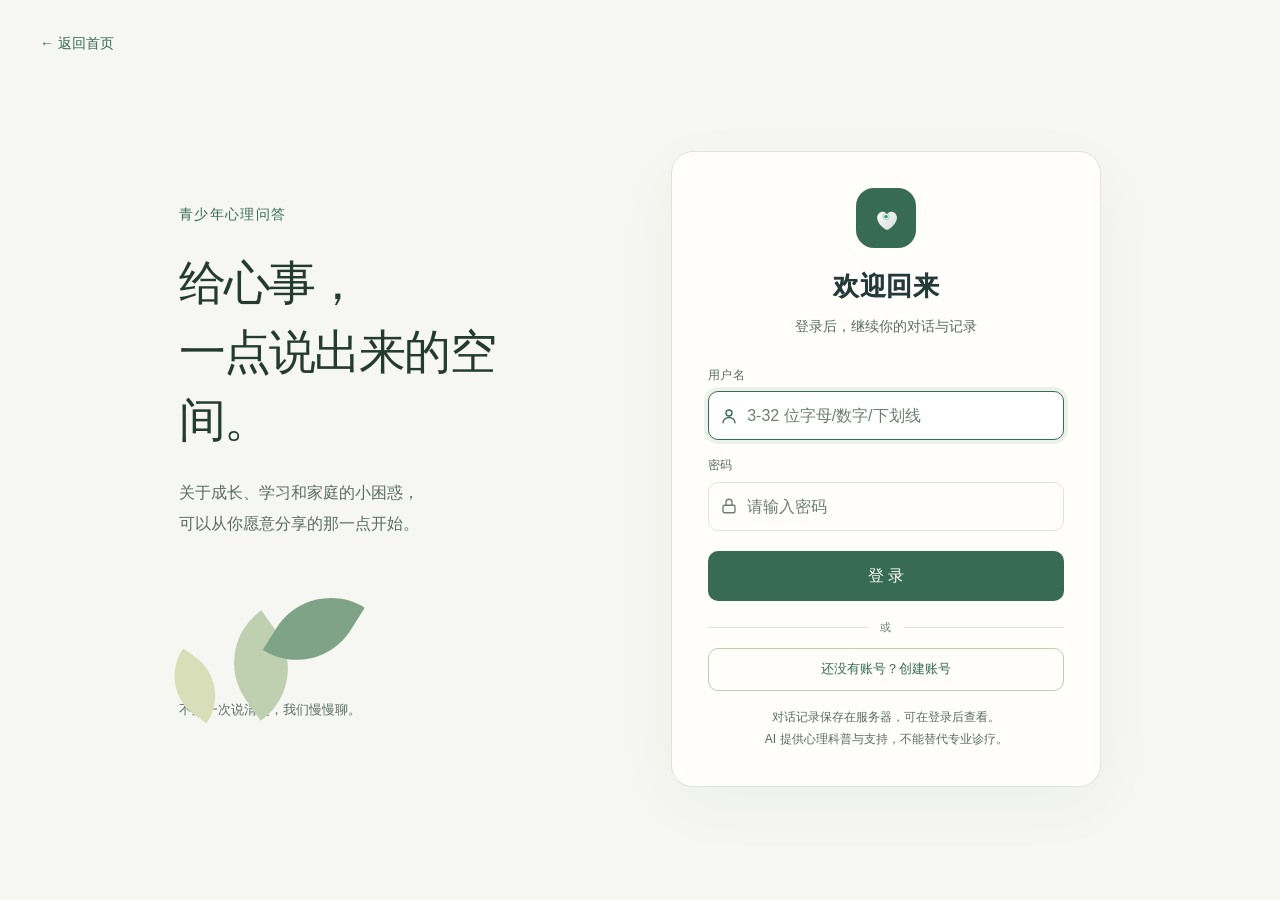
<file: frontend/index.html>
<!doctype html>
<html lang="zh-CN">
  <head>
    <meta charset="UTF-8" />
    <meta name="viewport" content="width=device-width, initial-scale=1.0" />
    <meta name="theme-color" content="#f6f7f2" />
    <title>青少年心理问答 · 给心事一点空间</title>
    <link rel="stylesheet" href="./styles.css?v=20260910-prune" />
  </head>
  <body>
    <div id="app"></div>
    <script type="module" src="./app.js?v=20260910-review"></script>
  </body>
</html>
</file>
<file: frontend/styles.css>
/* ============================================================
   心理 RAG · 提示词工作台样式
   参考 xinli PromptLab：紫罗兰主色 #635bff、青蓝渐变、浅灰底
   ============================================================ */
:root {
  --bg: #f4f5fa;
  --surface: #ffffff;
  --surface-hover: #f8f8fc;
  --border: #e6e5f0;
  --border-strong: #d4d2e8;
  --text: #1a1a2e;
  --text-secondary: #6b6b82;
  --text-muted: #9696a8;
  --accent: #635bff;
  --accent-hover: #5148f0;
  --accent-soft: #eeedff;
  --accent-ghost: rgba(99, 91, 255, 0.08);
  --teal: #53c4d2;
  --teal-dark: #4b9bb7;
  --danger: #ef4444;
  --danger-soft: #fee2e2;
  --success: #22c55e;
  --shadow-sm: 0 1px 2px rgba(26, 26, 46, 0.04);
  --shadow: 0 4px 20px rgba(26, 26, 46, 0.08);
  --shadow-lg: 0 12px 40px rgba(26, 26, 46, 0.12);
  --radius: 14px;
  --radius-sm: 10px;
  --topbar-h: 64px;
}

* {
  box-sizing: border-box;
}

html, body {
  margin: 0;
  padding: 0;
  height: 100%;
  font-family: -apple-system, BlinkMacSystemFont, "Segoe UI", Roboto, "Helvetica Neue", Arial, "PingFang SC", "Microsoft YaHei", sans-serif;
  background: var(--bg);
  color: var(--text);
  font-size: 14px;
  line-height: 1.6;
}

button, input, textarea, select {
  font: inherit;
}

/* ---------------- 顶栏 ---------------- */
.topbar {
  position: fixed;
  top: 0;
  left: 0;
  right: 0;
  height: var(--topbar-h);
  background: var(--surface);
  border-bottom: 1px solid var(--border);
  display: flex;
  align-items: center;
  justify-content: space-between;
  padding: 0 24px;
  z-index: 100;
  box-shadow: var(--shadow-sm);
}

.brand {
  display: flex;
  align-items: center;
  gap: 12px;
}

.brand-mark {
  width: 36px;
  height: 36px;
  border-radius: 10px;
  background: linear-gradient(135deg, var(--teal), var(--teal-dark));
  color: #fff;
  display: grid;
  place-items: center;
  font-size: 18px;
  box-shadow: 0 2px 8px rgba(83, 196, 210, 0.35);
}

.brand-name {
  font-weight: 700;
  font-size: 16px;
  line-height: 1.3;
}

.brand-sub {
  font-size: 12px;
  color: var(--text-secondary);
  line-height: 1.2;
}

.top-actions {
  display: flex;
  align-items: center;
  gap: 14px;
}

.conn {
  display: flex;
  align-items: center;
  gap: 6px;
  font-size: 12px;
  color: var(--text-muted);
}

.conn .dot {
  width: 7px;
  height: 7px;
  border-radius: 50%;
  background: var(--text-muted);
}

.conn.online .dot { background: var(--success); box-shadow: 0 0 0 3px rgba(34, 197, 94, 0.15); }
.conn.offline .dot { background: var(--danger); box-shadow: 0 0 0 3px rgba(239, 68, 68, 0.12); }

.save-state {
  font-size: 12px;
  color: var(--text-muted);
}

.icon-btn {
  width: 34px;
  height: 34px;
  border-radius: 10px;
  border: 1px solid var(--border);
  background: var(--surface);
  color: var(--text-secondary);
  cursor: pointer;
  display: grid;
  place-items: center;
  transition: all 0.15s;
}

.icon-btn:hover {
  border-color: var(--border-strong);
  color: var(--text);
  background: var(--surface-hover);
}

/* ---------------- 页面框架 ---------------- */
.workspace {
  padding-top: var(--topbar-h);
  height: 100vh;
  /* 移动端地址栏/软键盘：优先用动态视口高度，避免 100vh 造成的底部遮挡 */
  height: 100dvh;
}

.page {
  display: none;
  height: calc(100vh - var(--topbar-h));
  height: calc(100dvh - var(--topbar-h));
  overflow: hidden;
}

.page.active {
  display: flex;
}

/* ---------------- 通用按钮 ---------------- */
.primary-btn {
  border: none;
  background: var(--accent);
  color: #fff;
  padding: 9px 18px;
  border-radius: 10px;
  font-weight: 600;
  cursor: pointer;
  display: inline-flex;
  align-items: center;
  gap: 6px;
  transition: all 0.15s;
  box-shadow: 0 2px 8px rgba(99, 91, 255, 0.25);
}

.primary-btn:hover:not(:disabled) {
  background: var(--accent-hover);
  transform: translateY(-1px);
}

.primary-btn:disabled {
  opacity: 0.65;
  cursor: not-allowed;
}

.ghost-btn {
  border: 1px solid var(--border);
  background: var(--surface);
  color: var(--text-secondary);
  padding: 9px 16px;
  border-radius: 10px;
  font-weight: 500;
  cursor: pointer;
  transition: all 0.15s;
}

.ghost-btn:hover:not(:disabled) {
  border-color: var(--border-strong);
  color: var(--text);
  background: var(--surface-hover);
}

.ghost-btn:disabled {
  opacity: 0.5;
  cursor: not-allowed;
}

.danger-btn {
  border: none;
  background: var(--danger-soft);
  color: var(--danger);
  padding: 9px 16px;
  border-radius: 10px;
  font-weight: 500;
  cursor: pointer;
}

.danger-btn:hover {
  background: #fecaca;
}

/* ---------------- 侧边栏通用 ---------------- */
.sidebar {
  width: 260px;
  background: var(--surface);
  border-right: 1px solid var(--border);
  display: flex;
  flex-direction: column;
}

.section-title {
  display: flex;
  align-items: center;
  justify-content: space-between;
  padding: 18px 20px;
  font-weight: 600;
  font-size: 14px;
}

.section-title span {
  color: var(--text);
}

/* ---------------- 页2：对话联调 ---------------- */
.chat-layout {
  display: flex;
  width: 100%;
  height: 100%;
}

.chat-main {
  flex: 1;
  display: flex;
  flex-direction: column;
  background: var(--bg);
}

.chat-toolbar {
  display: flex;
  align-items: center;
  gap: 12px;
  padding: 14px 24px;
  background: var(--surface);
  border-bottom: 1px solid var(--border);
}

.chat-toolbar strong {
  font-weight: 700;
  font-size: 15px;
}

.model-chip {
  display: inline-flex;
  align-items: center;
  gap: 6px;
  padding: 4px 10px;
  background: var(--accent-soft);
  color: var(--accent);
  border-radius: 99px;
  font-size: 12px;
  font-weight: 600;
}

.model-dot {
  width: 6px;
  height: 6px;
  border-radius: 50%;
  background: var(--accent);
}

.heading-spacer {
  flex: 1;
}

.message-list {
  flex: 1;
  overflow-y: auto;
  padding: 24px;
}

.welcome {
  max-width: 560px;
  margin: 80px auto;
  text-align: center;
}

.welcome .bot-avatar {
  width: 56px;
  height: 56px;
  border-radius: 16px;
  background: linear-gradient(135deg, var(--teal), var(--teal-dark));
  color: #fff;
  display: grid;
  place-items: center;
  font-size: 26px;
  margin: 0 auto 20px;
  box-shadow: 0 4px 16px rgba(83, 196, 210, 0.3);
}

.welcome h2 {
  margin: 0 0 10px 0;
  font-size: 20px;
}

.welcome p {
  color: var(--text-secondary);
  margin: 0 0 20px 0;
}

.suggestions {
  display: flex;
  flex-wrap: wrap;
  gap: 8px;
  justify-content: center;
}

.suggestion {
  border: 1px solid var(--border);
  background: var(--surface);
  color: var(--text-secondary);
  padding: 8px 14px;
  border-radius: 99px;
  cursor: pointer;
  font-size: 13px;
}

.suggestion:hover {
  border-color: var(--accent);
  color: var(--accent);
  background: var(--accent-soft);
}

.message {
  display: flex;
  margin-bottom: 20px;
  animation: fadeIn 0.25s ease;
}

@keyframes fadeIn {
  from { opacity: 0; transform: translateY(6px); }
  to { opacity: 1; transform: translateY(0); }
}

.message.user {
  justify-content: flex-end;
}

.message-bubble {
  max-width: 680px;
  padding: 14px 18px;
  border-radius: 16px;
  background: var(--surface);
  border: 1px solid var(--border);
  box-shadow: var(--shadow-sm);
  white-space: pre-wrap;
}

.message.user .message-bubble {
  background: var(--accent);
  color: #fff;
  border-color: var(--accent);
}

/* 危机拦截：气泡浅红描边，视觉上与普通回答区分 */
.message.crisis .message-bubble {
  border-color: var(--danger);
  background: var(--danger-soft);
}

/* 中/低危关怀提示（safety_note）：浅琥珀附注，保留换行 */
.message .safety-note {
  margin-top: 10px;
  padding: 10px 12px;
  border-radius: var(--radius-sm);
  background: #fff7e6;
  border: 1px solid #f2d9a8;
  color: #7a5b1e;
  font-size: 12px;
  line-height: 1.7;
  white-space: pre-wrap;
  word-break: break-word;
}

.message-meta {
  font-size: 12px;
  color: var(--text-muted);
  margin-bottom: 6px;
  font-weight: 600;
}

.message.user .message-meta {
  text-align: right;
}

.sources {
  display: flex;
  flex-wrap: wrap;
  gap: 6px;
  margin-top: 10px;
}

.source-chip {
  font-size: 11px;
  padding: 3px 8px;
  background: var(--accent-soft);
  color: var(--accent);
  border-radius: 6px;
  font-weight: 500;
}

.composer {
  display: flex;
  gap: 10px;
  padding: 16px 24px;
  background: var(--surface);
  border-top: 1px solid var(--border);
}

.composer textarea {
  flex: 1;
  border: 1px solid var(--border);
  border-radius: 14px;
  padding: 12px 16px;
  resize: none;
  min-height: 52px;
  max-height: 160px;
}

.composer textarea:focus {
  outline: none;
  border-color: var(--accent);
  box-shadow: 0 0 0 3px var(--accent-soft);
}

.send-btn {
  width: 52px;
  height: 52px;
  border: none;
  border-radius: 14px;
  background: var(--accent);
  color: #fff;
  font-size: 20px;
  cursor: pointer;
  display: grid;
  place-items: center;
  flex-shrink: 0;
  transition: all 0.15s;
}

.send-btn:hover:not(:disabled) {
  background: var(--accent-hover);
}

.send-btn:disabled {
  opacity: 0.6;
  cursor: not-allowed;
}

.inspector {
  width: 300px;
  background: var(--surface);
  border-left: 1px solid var(--border);
  display: flex;
  flex-direction: column;
}

.inspector-body {
  padding: 16px;
  display: flex;
  flex-direction: column;
  gap: 16px;
}

.info-block {
  padding: 14px;
  background: var(--bg);
  border-radius: var(--radius-sm);
  border: 1px solid var(--border);
}

.info-block h3 {
  margin: 0 0 10px 0;
  font-size: 13px;
  color: var(--text);
}

.info-row {
  display: flex;
  justify-content: space-between;
  font-size: 13px;
  padding: 6px 0;
  border-bottom: 1px solid var(--border);
}

.info-row:last-child {
  border-bottom: none;
}

.info-row span {
  color: var(--text-secondary);
}

.info-row strong {
  color: var(--text);
  font-weight: 600;
}

.prompt-preview {
  max-height: 180px;
  overflow-y: auto;
  white-space: pre-wrap;
  font-size: 12px;
  color: var(--text-secondary);
  background: var(--surface);
  padding: 10px;
  border-radius: 8px;
  border: 1px solid var(--border);
}

.session-list {
  flex: 1;
  overflow-y: auto;
  padding: 0 12px 12px;
}

.session {
  width: 100%;
  text-align: left;
  padding: 11px 12px;
  border-radius: 10px;
  border: none;
  background: transparent;
  cursor: pointer;
  margin-bottom: 4px;
  display: flex;
  align-items: center;
  gap: 10px;
  color: var(--text-secondary);
  transition: all 0.12s;
}

.session:hover {
  background: var(--bg);
  color: var(--text);
}

.session.active {
  background: var(--accent-soft);
  color: var(--accent);
}

.session-copy {
  flex: 1;
  min-width: 0;
  display: flex;
  flex-direction: column;
}

.session-name {
  font-weight: 600;
  font-size: 13px;
  white-space: nowrap;
  overflow: hidden;
  text-overflow: ellipsis;
}

.session-time {
  font-size: 11px;
  opacity: 0.8;
}

.session-delete {
  width: 30px;
  height: 30px;
  border-radius: 8px;
  border: none;
  background: transparent;
  color: var(--text-muted);
  cursor: pointer;
  display: grid;
  place-items: center;
  flex-shrink: 0;
  font-size: 15px;
  line-height: 1;
  transition: opacity 0.12s, background 0.12s, color 0.12s;
}

.session:hover .session-delete {
  opacity: 1;
}

.session-delete:hover {
  background: var(--danger-soft);
  color: var(--danger);
}

/* 耗时展示：双栏对比 + 对话联调共用 */
.timing-bar {
  display: flex;
  flex-wrap: wrap;
  gap: 6px;
  margin-top: 10px;
  white-space: normal;
}

.message-bubble > .timing-bar {
  margin-top: 12px;
}

.timing-pill {
  font-size: 11px;
  padding: 3px 9px;
  border-radius: 99px;
  background: var(--bg);
  color: var(--text-secondary);
  border: 1px solid var(--border);
  font-weight: 500;
}

/* ---------------- 自定义确认弹窗 ---------------- */
.modal-overlay {
  position: fixed;
  inset: 0;
  background: rgba(26, 26, 46, 0.4);
  display: grid;
  place-items: center;
  z-index: 300;
  animation: fadeIn 0.15s ease;
}

.modal-card {
  width: min(380px, calc(100vw - 48px));
  background: var(--surface);
  border-radius: var(--radius);
  box-shadow: var(--shadow-lg);
  padding: 22px 24px;
  animation: modalIn 0.18s ease;
}

@keyframes modalIn {
  from { opacity: 0; transform: translateY(8px) scale(0.98); }
  to { opacity: 1; transform: none; }
}

.modal-title {
  font-size: 15px;
  font-weight: 700;
  color: var(--text);
  margin-bottom: 10px;
}

.modal-message {
  font-size: 13px;
  line-height: 1.7;
  color: var(--text-secondary);
  margin-bottom: 20px;
  white-space: pre-wrap;
  word-break: break-all;
}

.modal-actions {
  display: flex;
  justify-content: flex-end;
  gap: 10px;
}

/* ---------------- Toast ---------------- */
.toast {
  position: fixed;
  bottom: 24px;
  right: 24px;
  padding: 12px 18px;
  border-radius: 12px;
  background: var(--text);
  color: #fff;
  font-size: 13px;
  font-weight: 500;
  box-shadow: var(--shadow-lg);
  z-index: 200;
  transition: opacity 0.2s, transform 0.2s;
}

.toast.hidden {
  opacity: 0;
  transform: translateY(10px);
  pointer-events: none;
}

.toast.error {
  background: var(--danger);
}

.toast.success {
  background: var(--success);
}

/* ---------------- 响应式 ---------------- */

@media (max-width: 760px) {
  .topbar { padding: 0 12px; }
  .brand-sub { display: none; }
  .chat-layout { flex-direction: column; }
  .sidebar, .inspector {
    width: 100%;
    height: auto;
    max-height: 240px;
    border-left: none;
    border-right: none;
    border-bottom: 1px solid var(--border);
  }
}

/* 触觉反馈：按压轻缩，提升点按手感（鼠标/触屏通用） */
.primary-btn:active, .ghost-btn:active, .danger-btn:active, .send-btn:active, .suggestion:active, .session:active {
  transform: scale(0.97);
}

/* ============================================================
   增强美化：动效 / 微交互 / 滚动条 / 可访问性
   ============================================================ */

/* 选中文本配色 */
::selection {
  background: var(--accent-soft);
  color: var(--accent-hover);
}

/* 自定义滚动条（Firefox） */
.message-list, .session-list, .inspector-body, .prompt-preview {
  scrollbar-width: thin;
  scrollbar-color: var(--border-strong) transparent;
}

/* 自定义滚动条（Chrome / Safari / Edge） */
.message-list::-webkit-scrollbar, .session-list::-webkit-scrollbar, .inspector-body::-webkit-scrollbar, .prompt-preview::-webkit-scrollbar {
  width: 8px;
  height: 8px;
}
.message-list::-webkit-scrollbar-thumb, .session-list::-webkit-scrollbar-thumb, .inspector-body::-webkit-scrollbar-thumb, .prompt-preview::-webkit-scrollbar-thumb {
  background: var(--border-strong);
  border-radius: 99px;
}
.message-list::-webkit-scrollbar-thumb:hover, .session-list::-webkit-scrollbar-thumb:hover, .inspector-body::-webkit-scrollbar-thumb:hover, .prompt-preview::-webkit-scrollbar-thumb:hover {
  background: var(--text-muted);
}
.message-list::-webkit-scrollbar-track, .session-list::-webkit-scrollbar-track, .inspector-body::-webkit-scrollbar-track, .prompt-preview::-webkit-scrollbar-track {
  background: transparent;
}

/* 顶部栏轻微渐变 */
.topbar {
  background: linear-gradient(180deg, #ffffff 0%, #fbfbff 100%);
}

/* 卡片悬浮微抬升 */
.info-block {
  transition: box-shadow 0.2s ease, transform 0.2s ease;
}
.info-block:hover {
  box-shadow: var(--shadow-lg);
  transform: translateY(-2px);
}

/* 页面切换淡入 */
.page.active {
  animation: pageFade 0.25s ease;
}
@keyframes pageFade {
  from { opacity: 0; transform: translateY(4px); }
  to { opacity: 1; transform: none; }
}

/* 聊天 / 对比主区顶部柔光 */
.chat-main {
  background:
    radial-gradient(120% 80% at 50% -10%, rgba(99, 91, 255, 0.05), transparent 60%),
    var(--bg);
}

/* 加载指示：旋转环 */
.spinner {
  width: 16px;
  height: 16px;
  border: 2px solid rgba(255, 255, 255, 0.4);
  border-top-color: #fff;
  border-radius: 50%;
  display: inline-block;
  animation: spin 0.7s linear infinite;
  vertical-align: middle;
}
@keyframes spin {
  to { transform: rotate(360deg); }
}

/* 键盘聚焦可见（可访问性 + 视觉一致性） */
*:focus-visible {
  outline: 2px solid var(--accent);
  outline-offset: 2px;
}
input:focus-visible, textarea:focus-visible, select:focus-visible {
  outline: none;
}

/* 降低动效偏好（无障碍） */
@media (prefers-reduced-motion: reduce) {
  *, *::before, *::after {
    animation-duration: 0.01ms !important;
    animation-iteration-count: 1 !important;
    transition-duration: 0.01ms !important;
    scroll-behavior: auto !important;
  }
}

/* ============================================================
   登录 / 注册页（认证门禁）
   设计语言：温暖紫罗兰 + 柔和青蓝，玻璃质感卡片 + 漂浮光斑，
   字段内联错误 + 密码强度可视化 + 全键盘可达 + reduced-motion 兼容
   ============================================================ */
.auth-shell {
  position: relative;
  min-height: 100vh;
  display: grid;
  place-items: center;
  padding: 40px 20px;
  overflow: hidden;
  background:
    radial-gradient(120% 80% at 0% 0%, #EEEDFF 0%, transparent 60%),
    radial-gradient(100% 80% at 100% 100%, #E1F5EE 0%, transparent 55%),
    var(--bg);
}

/* 漂浮装饰光斑：纯 CSS，性能开销低，a11y 支持 motion-reduce */
.auth-bg {
  position: absolute;
  inset: 0;
  pointer-events: none;
  z-index: 0;
}
.auth-bg .blob {
  position: absolute;
  border-radius: 50%;
  filter: blur(70px);
  opacity: 0.55;
}
.auth-bg .blob-a {
  width: 360px; height: 360px;
  background: radial-gradient(circle, #CECBF6 0%, transparent 70%);
  top: -100px; left: -60px;
  animation: blobDrift 18s ease-in-out infinite;
}
.auth-bg .blob-b {
  width: 420px; height: 420px;
  background: radial-gradient(circle, #9FE1CB 0%, transparent 70%);
  bottom: -140px; right: -100px;
  animation: blobDrift 22s ease-in-out infinite reverse;
}
.auth-bg .blob-c {
  width: 260px; height: 260px;
  background: radial-gradient(circle, #AFA9EC 0%, transparent 70%);
  top: 30%; right: 18%;
  opacity: 0.35;
  animation: blobDrift 26s ease-in-out infinite;
}
@keyframes blobDrift {
  0%, 100% { transform: translate(0, 0) scale(1); }
  50%      { transform: translate(40px, -30px) scale(1.08); }
}
@media (prefers-reduced-motion: reduce) {
  .auth-bg .blob { animation: none !important; }
}

/* 玻璃质感卡片 */
.auth-card {
  position: relative;
  z-index: 1;
  width: 420px;
  max-width: 100%;
  background: rgba(255, 255, 255, 0.78);
  backdrop-filter: blur(14px) saturate(140%);
  -webkit-backdrop-filter: blur(14px) saturate(140%);
  border: 1px solid rgba(255, 255, 255, 0.65);
  border-radius: 20px;
  padding: 40px 36px 28px;
  box-shadow:
    0 24px 60px rgba(63, 70, 167, 0.16),
    0 4px 12px rgba(26, 26, 46, 0.05),
    inset 0 1px 0 rgba(255, 255, 255, 0.6);
  animation: cardEnter 0.5s cubic-bezier(0.2, 0.9, 0.3, 1) both;
}
@keyframes cardEnter {
  from { opacity: 0; transform: translateY(12px) scale(0.98); }
  to   { opacity: 1; transform: none; }
}
@media (prefers-reduced-motion: reduce) {
  .auth-card { animation: none; }
}

/* Logo 块：渐变背景 + 内嵌 SVG 心形 */
.auth-logo {
  width: 60px;
  height: 60px;
  border-radius: 18px;
  display: grid;
  place-items: center;
  background: linear-gradient(135deg, var(--teal) 0%, var(--teal-dark) 100%);
  margin: 0 auto 18px;
  box-shadow:
    0 10px 28px rgba(83, 196, 210, 0.45),
    inset 0 1px 0 rgba(255, 255, 255, 0.4);
  transition: transform 0.3s cubic-bezier(0.2, 0.9, 0.3, 1);
}
.auth-logo:hover { transform: scale(1.05) rotate(-3deg); }
.auth-logo svg { display: block; }

/* 渐变标题（紫罗兰 → 青蓝） */
.auth-title {
  text-align: center;
  font-size: 26px;
  font-weight: 700;
  margin: 0 0 8px;
  letter-spacing: 0.5px;
  background: linear-gradient(135deg, #3C3489 0%, #534AB7 50%, #185FA5 100%);
  -webkit-background-clip: text;
  background-clip: text;
  color: transparent;
}
.auth-sub {
  text-align: center;
  color: var(--text-secondary);
  font-size: 13px;
  margin: 0 0 28px;
  line-height: 1.6;
}

/* 字段块（label + 输入 + 错误） */
.auth-field { margin-bottom: 16px; }
.form-label {
  display: block;
  font-size: 12px;
  font-weight: 500;
  color: var(--text-secondary);
  margin-bottom: 6px;
  letter-spacing: 0.2px;
}
.form-label-hint {
  color: var(--text-muted);
  font-weight: 400;
  margin-left: 4px;
}

/* 输入框带左侧图标 */
.input-wrap {
  position: relative;
  display: flex;
  align-items: center;
}
.input-icon {
  position: absolute;
  left: 12px;
  top: 50%;
  transform: translateY(-50%);
  display: inline-flex;
  color: var(--text-muted);
  pointer-events: none;
  transition: color 0.2s ease;
}
.input-icon-spark { color: #BA7517; }
.input-wrap input {
  width: 100%;
  padding: 11px 12px 11px 38px;
  border: 1.5px solid var(--border);
  border-radius: var(--radius-sm);
  font-size: 14px;
  background: rgba(255, 255, 255, 0.7);
  color: var(--text);
  transition:
    border-color 0.2s ease,
    box-shadow 0.2s ease,
    background 0.2s ease;
  outline: none;
  font-family: inherit;
}
.input-wrap input::placeholder { color: var(--text-muted); }
.input-wrap input:hover { border-color: var(--border-strong); }
.input-wrap input:focus {
  border-color: var(--accent);
  background: #fff;
  box-shadow: 0 0 0 4px var(--accent-ghost);
}
.input-wrap:focus-within .input-icon { color: var(--accent); }
.input-wrap input[aria-invalid="true"] {
  border-color: var(--danger);
  background: #fff5f5;
  box-shadow: 0 0 0 4px var(--danger-soft);
  animation: shake 0.4s ease;
}
.input-wrap input[aria-invalid="true"] ~ .input-icon,
.input-wrap:has(input[aria-invalid="true"]) .input-icon { color: var(--danger); }
@keyframes shake {
  0%, 100% { transform: translateX(0); }
  20%, 60% { transform: translateX(-4px); }
  40%, 80% { transform: translateX(4px); }
}
@media (prefers-reduced-motion: reduce) {
  .input-wrap input[aria-invalid="true"] { animation: none; }
}

/* 字段级错误 */
.form-error {
  margin: 6px 0 0;
  font-size: 12px;
  color: var(--danger);
  min-height: 16px;
  line-height: 1.4;
}
.form-error:empty { display: none; }

/* 密码强度条（注册模式） */
.pw-strength {
  display: flex;
  gap: 4px;
  margin-top: 8px;
  height: 4px;
}
.pw-strength span {
  flex: 1;
  background: var(--border);
  border-radius: 2px;
  transition: background 0.3s ease;
}
.pw-strength[data-level="1"] span:nth-child(-n+1) { background: #D85A30; }
.pw-strength[data-level="2"] span:nth-child(-n+2) { background: #BA7517; }
.pw-strength[data-level="3"] span:nth-child(-n+3) { background: #1D9E75; }
.pw-strength[data-level="4"] span                 { background: #1D9E75; }

/* 主按钮：渐变 + 阴影 + loading 态 */
.auth-submit {
  width: 100%;
  padding: 12px 16px;
  margin-top: 4px;
  position: relative;
  background: linear-gradient(135deg, #635bff 0%, #5148f0 100%);
  border: none;
  color: #fff;
  font-size: 14px;
  font-weight: 500;
  font-family: inherit;
  border-radius: var(--radius-sm);
  cursor: pointer;
  display: inline-flex;
  align-items: center;
  justify-content: center;
  gap: 8px;
  box-shadow:
    0 6px 16px rgba(99, 91, 255, 0.32),
    inset 0 1px 0 rgba(255, 255, 255, 0.22);
  transition:
    transform 0.15s ease,
    box-shadow 0.2s ease,
    opacity 0.2s ease;
  overflow: hidden;
}
.auth-submit::before {
  content: "";
  position: absolute;
  top: 0; left: -100%;
  width: 100%; height: 100%;
  background: linear-gradient(120deg, transparent 0%, rgba(255,255,255,0.18) 50%, transparent 100%);
  transition: left 0.55s ease;
}
.auth-submit:hover:not(:disabled) {
  transform: translateY(-1px);
  box-shadow:
    0 10px 24px rgba(99, 91, 255, 0.4),
    inset 0 1px 0 rgba(255, 255, 255, 0.25);
}
.auth-submit:hover:not(:disabled)::before { left: 100%; }
.auth-submit:active:not(:disabled) { transform: translateY(0); box-shadow: 0 4px 10px rgba(99,91,255,0.3); }
.auth-submit:focus-visible {
  outline: 2px solid var(--accent);
  outline-offset: 3px;
}
.auth-submit:disabled { opacity: 0.72; cursor: not-allowed; }
.auth-submit[data-loading="true"] .btn-label { opacity: 0.55; }
.auth-submit .btn-spinner {
  display: none;
  width: 14px; height: 14px;
  border: 2px solid rgba(255, 255, 255, 0.35);
  border-top-color: #fff;
  border-radius: 50%;
  animation: btnSpin 0.7s linear infinite;
}
.auth-submit[data-loading="true"] .btn-spinner { display: inline-block; }
@keyframes btnSpin { to { transform: rotate(360deg); } }
@media (prefers-reduced-motion: reduce) {
  .auth-submit:hover:not(:disabled) { transform: none; }
  .auth-submit::before { display: none; }
  .auth-submit .btn-spinner { animation: none; }
}

/* 分割线 */
.auth-divider {
  display: flex;
  align-items: center;
  margin: 18px 0 12px;
  color: var(--text-muted);
  font-size: 11px;
  letter-spacing: 0.5px;
}
.auth-divider::before, .auth-divider::after {
  content: "";
  flex: 1;
  height: 1px;
  background: var(--border);
}
.auth-divider span { padding: 0 12px; }

/* 切换模式按钮 */
.auth-toggle {
  width: 100%;
  background: transparent;
  border: 1.5px solid var(--border-strong);
  color: var(--accent);
  padding: 10px;
  border-radius: var(--radius-sm);
  font-size: 13px;
  font-weight: 500;
  font-family: inherit;
  cursor: pointer;
  transition: border-color 0.2s, background 0.2s, color 0.2s;
}
.auth-toggle:hover {
  border-color: var(--accent);
  background: var(--accent-ghost);
}
.auth-toggle:focus-visible {
  outline: 2px solid var(--accent);
  outline-offset: 2px;
}

/* 底部小字 */
.auth-foot {
  margin: 16px 0 0;
  font-size: 11px;
  color: var(--text-muted);
  text-align: center;
  line-height: 1.5;
}

/* 响应式 */
@media (max-width: 480px) {
  .auth-card { padding: 32px 22px 22px; border-radius: 18px; }
  .auth-title { font-size: 22px; }
  .auth-bg .blob { opacity: 0.4; }
}

.user-chip {
  font-size: 13px;
  color: var(--text-secondary);
  margin-right: 4px;
  padding: 4px 10px;
  background: var(--surface-hover);
  border: 1px solid var(--border);
  border-radius: 999px;
}

/* ============================================================
   并发准入 · 排队状态 & 停止按钮（总稿 §4.4 前端需求）
   ============================================================ */
.is-hidden {
  display: none !important;
}

.composer-actions {
  display: flex;
  align-items: center;
  gap: 8px;
  flex-shrink: 0;
}

/* 停止生成按钮：与发送按钮同尺寸、相邻排布 */
.stop-btn {
  width: 52px;
  height: 52px;
  border: 1px solid var(--border);
  border-radius: 14px;
  background: var(--surface-hover);
  color: var(--text-secondary);
  font-size: 16px;
  cursor: pointer;
  display: grid;
  place-items: center;
  flex-shrink: 0;
  transition: all 0.15s;
}

.stop-btn:hover {
  background: var(--danger-soft);
  border-color: var(--danger);
  color: var(--danger);
}

.stop-btn:focus-visible {
  outline: 2px solid var(--danger);
  outline-offset: 2px;
}

/* 流式气泡内的排队状态行（放行前展示，started/token 后隐藏） */
.queue-status {
  display: block;
  font-size: 12px;
  line-height: 1.5;
  color: var(--text-secondary);
  background: var(--accent-soft);
  border: 1px solid var(--accent-ghost);
  border-radius: 8px;
  padding: 4px 10px;
  margin-bottom: 6px;
  width: fit-content;
  max-width: 100%;
}

/* 2026-09: calm, responsive conversation interface. */
:root { --bg:#f6f7f2; --surface:#fffefa; --surface-hover:#f0f3eb; --border:#dfe5da; --border-strong:#bdcdbc; --text:#243b32; --text-secondary:#596c62; --text-muted:#6c7d72; --accent:#376b54; --accent-hover:#295640; --accent-soft:#e7efe1; --accent-ghost:rgba(55,107,84,.09); --teal:#68967b; --teal-dark:#376b54; --shadow:0 5px 22px #243b3208; --shadow-lg:0 20px 55px #243b3210; }
body { font-size:15px; }
a.home-link { color:var(--accent); text-decoration:none; font-size:14px; white-space:nowrap; padding:8px 0; }
a.home-link:hover { text-decoration:underline; text-underline-offset:4px; }
button:focus-visible,a:focus-visible { outline:3px solid var(--accent); outline-offset:3px; }
.topbar { box-shadow:none; padding:0 24px; }
.brand-mark,.auth-logo,.welcome .bot-avatar { background:var(--accent); box-shadow:none; }
.top-actions { gap:14px; }
.save-state { display:none; }
.chat-main { min-width:0; min-height:0; box-shadow:none; }
.sidebar { width:245px; flex-shrink:0; background:#edf1e8; }
.session { border-radius:10px; }
.session.active { background:#dde8d7; box-shadow:none; }
.session-delete { opacity:1; }
.chat-toolbar { background:transparent; min-height:65px; padding:12px 24px; }
.chat-toolbar strong { overflow:hidden; text-overflow:ellipsis; white-space:nowrap; }
.message-list { min-height:0; padding:24px clamp(20px,3vw,48px); }
.message > div { min-width:0; max-width:100%; }
.message-bubble { max-width:min(100%,960px); font-size:16px; line-height:1.9; box-shadow:none; overflow-wrap:anywhere; }
.message.user .message-bubble { background:#e3eddd; color:var(--text); border:1px solid #d5e1cc; }
.message.crisis .message-bubble { background:var(--danger-soft); border-color:var(--danger); }
.message-meta { color:var(--text-secondary); }
.welcome { max-width:650px; margin:clamp(24px,6vh,70px) auto 30px; }
.welcome .bot-avatar { margin:0 auto 18px; border-radius:21px 21px 8px 21px; }
.welcome-kicker { display:block; color:var(--accent); font-size:13px; letter-spacing:.12em; margin-bottom:10px; }
.welcome h2 { font-size:clamp(24px,3vw,33px); font-weight:600; letter-spacing:-.035em; margin:0 0 14px; }
.welcome p { font-size:15px; line-height:1.9; color:var(--text-secondary); }
.suggestions { display:grid; grid-template-columns:repeat(2,minmax(0,1fr)); gap:12px; margin:27px auto 0; width:100%; }
.suggestion { text-align:left; padding:17px 18px; border:1px solid var(--border); background:var(--surface); color:var(--text-secondary); border-radius:13px; font-size:14px; line-height:1.6; box-shadow:none; white-space:normal; }
.suggestion:hover { border-color:var(--accent); background:var(--accent-soft); color:var(--accent); }
.composer { margin:0 24px; padding:13px; background:var(--surface); border:1px solid var(--border-strong); border-radius:18px; box-shadow:0 5px 25px #243b3207; }
.composer textarea { font-size:16px; border:none; background:transparent; padding:8px; min-width:0; }
.composer:focus-within { border-color:var(--accent); box-shadow:0 0 0 3px var(--accent-ghost); }
.composer textarea:focus { box-shadow:none; }
.send-btn { background:var(--accent); box-shadow:none; }
.send-btn:hover { background:var(--accent-hover); }
.composer-note { margin:9px 24px 15px; text-align:center; font-size:12px; color:var(--text-secondary); }
.composer-note span { margin-left:14px; }
.inspector { width:230px; background:var(--surface); }
.prompt-preview { background:var(--surface-hover); font-size:14px; line-height:1.9; }
.history-toggle { display:none; }
.auth-shell { min-height:100vh; min-height:100dvh; display:flex; justify-content:center; align-items:center; gap:clamp(45px,8vw,130px); background:#f6f7f2; padding:88px 40px 50px; overflow:auto; }
.auth-home { position:absolute; left:40px; top:24px; }
.auth-bg { display:none; }
.auth-intro { width:390px; max-width:100%; }
.intro-kicker { font-size:14px; color:var(--accent); letter-spacing:.1em; }
.auth-intro h2 { font-size:clamp(32px,4vw,47px); font-weight:550; line-height:1.45; letter-spacing:-.04em; margin:23px 0; }
.auth-intro p { font-size:16px; color:var(--text-secondary); line-height:1.95; }
.intro-plant { width:200px; height:115px; position:relative; margin:30px 0 5px; }
.intro-plant span { position:absolute; bottom:0; width:64px; height:90px; background:#bed0af; border-radius:70px 0 70px 0; left:70px; transform:rotate(-35deg); transform-origin:bottom right; }
.intro-plant span:nth-child(2) { background:#7fa386; transform:rotate(32deg); left:74px; }
.intro-plant span:nth-child(3) { background:#d8dfb8; left:7px; width:48px; height:62px; transform:rotate(-55deg); }
.auth-intro .intro-caption { font-size:13px; }
.auth-card { width:430px; flex-shrink:0; padding:36px; border:1px solid var(--border); background:var(--surface); backdrop-filter:none; box-shadow:0 18px 65px #243b320a; border-radius:22px; }
.auth-title { color:var(--text); font-size:26px; }
.auth-sub { font-size:14px; color:var(--text-secondary); }
.auth-submit { background:var(--accent); box-shadow:none; font-size:16px; min-height:48px; }
.auth-submit:hover:not(:disabled) { background:var(--accent-hover); box-shadow:0 5px 15px #243b3215; }
.auth-foot { color:var(--text-secondary); font-size:12px; line-height:1.8; }
.input-wrap input { font-size:16px; }
@media(max-width:1200px) { .inspector { display:none; } }
@media(max-width:760px) {
  :root { --topbar-h:64px; }
  .topbar { padding:0 14px; }
  .brand-name { font-size:15px; }
  .top-actions { gap:9px; }
  .user-chip,.conn { display:none; }
  .brand-mark { display:none; }
  .chat-layout { position:relative; flex-direction:row; }
  .sidebar { display:none; }
  .history-open .sidebar { display:flex; flex-direction:column; position:absolute; z-index:20; top:64px; left:10px; width:min(310px,calc(100% - 20px)); height:auto; max-height:60vh; border:1px solid var(--border); border-radius:15px; box-shadow:var(--shadow-lg); }
  .history-toggle { display:inline-flex; flex-shrink:0; }
  .chat-toolbar { gap:8px; padding:10px 12px; }
  .chat-toolbar .model-chip { display:none; }
  .chat-toolbar .ghost-btn { font-size:13px; padding:8px; }
  .message-list { padding:18px 14px; }
  .message { max-width:100%; }
  .welcome { margin:25px auto; }
  .suggestions { gap:9px; }
  .suggestion { padding:12px; }
  .composer { margin:0 12px; }
  .composer-note { margin:8px 14px max(12px,env(safe-area-inset-bottom)); font-size:11px; }
  .composer-note span { display:none; }
  .auth-shell { flex-direction:column; gap:24px; padding:78px 20px 30px; justify-content:flex-start; }
  .auth-home { left:22px; }
  .auth-intro { width:430px; }
  .auth-intro h2 { font-size:29px; margin:10px 0; }
  .auth-intro h2 br { display:none; }
  .auth-intro p,.intro-plant { display:none; }
  .auth-card { width:430px; padding:26px; }
}
@media(prefers-reduced-motion:reduce) { *,*::before,*::after { animation:none!important; transition:none!important; } }
/* ============================================================
   2026-09-10 前端审查修复 · 新增交互与状态样式
   说明：本段只新增组件（加载/错误态、回到最新、耗时折叠、未完成标记、
   会话行、屏幕阅读器文本、可点击的连接指示），不覆盖既有页面样式。
   ============================================================ */

/* --- 会话项：选择与删除拆成两个同级原生按钮 --- */
.session-row {
  display: flex;
  align-items: center;
  gap: 2px;
  border-radius: 10px;
  margin-bottom: 4px;
}
.session-row:hover { background: var(--bg); }
.session-row .session { margin-bottom: 0; flex: 1; min-width: 0; }
.session-row .session-delete { margin-right: 2px; }

/* 历史列表范围说明（后端上限 200 条） */
.session-scope { margin: 0; padding: 8px 20px 14px; font-size: 11px; color: var(--text-muted); }

/* --- 屏幕阅读器专用文本（toast 之外的离散状态播报） --- */
.sr-only {
  position: absolute;
  width: 1px;
  height: 1px;
  padding: 0;
  margin: -1px;
  overflow: hidden;
  clip: rect(0 0 0 0);
  white-space: nowrap;
  border: 0;
}

/* --- 启动 / 历史加载的 加载中 · 失败 · 空 三态 --- */
.state-panel {
  display: flex;
  flex-direction: column;
  align-items: center;
  justify-content: center;
  gap: 10px;
  padding: 48px 20px;
  text-align: center;
  color: var(--text-secondary);
}
.state-panel.inline { padding: 40px 20px; }
.state-panel .state-title { margin: 0; font-size: 15px; font-weight: 600; color: var(--text); }
.state-panel .state-detail { margin: 0; max-width: 520px; font-size: 13px; color: var(--text-muted); word-break: break-word; }
.state-panel.error .state-title { color: var(--danger); }
.state-icon {
  width: 36px; height: 36px;
  border-radius: 50%;
  display: grid; place-items: center;
  background: var(--danger-soft);
  color: var(--danger);
  font-weight: 700;
}
.state-spinner {
  width: 22px; height: 22px;
  border: 2px solid var(--border-strong);
  border-top-color: var(--accent);
  border-radius: 50%;
  animation: spin 0.7s linear infinite;
}

/* --- 回到最新（上翻阅读时不被强制拉回底部） --- */
.chat-main { position: relative; }
.jump-latest {
  position: absolute;
  left: 50%;
  transform: translateX(-50%);
  bottom: 136px;
  z-index: 6;
  padding: 7px 14px;
  font-size: 12px;
  border-radius: 99px;
  border: 1px solid var(--border-strong);
  background: var(--surface);
  color: var(--text-secondary);
  box-shadow: var(--shadow);
  cursor: pointer;
}
.jump-latest:hover { border-color: var(--accent); background: var(--accent-soft); color: var(--accent); }

/* --- 技术耗时：默认收起，需要时展开 --- */
.timing-details { margin-top: 12px; }
.timing-details > summary {
  display: inline-flex;
  align-items: center;
  gap: 6px;
  list-style: none;
  cursor: pointer;
  padding: 3px 10px;
  font-size: 11px;
  border-radius: 99px;
  border: 1px solid var(--border);
  background: var(--bg);
  color: var(--text-secondary);
}
.timing-details > summary::-webkit-details-marker { display: none; }
.timing-details > summary::before { content: "▸"; font-size: 10px; }
.timing-details[open] > summary::before { content: "▾"; }
.timing-details[open] > summary { margin-bottom: 8px; }
.timing-details .timing-bar { margin-top: 0; }

/* --- 回答状态标记（未完成 / 失败）与重试入口 --- */
.message-state {
  margin-top: 10px;
  padding: 7px 11px;
  font-size: 12px;
  line-height: 1.7;
  border-radius: 9px;
  background: #fff8e6;
  border: 1px dashed #e6cf9a;
  color: #8a6d1f;
}
.message-state.error { background: var(--danger-soft); border-color: #e9c3c3; color: #8c3a3a; }
.message.incomplete .message-bubble { border-style: dashed; }
.message-foot { margin-top: 8px; }
.retry-btn { font-size: 12px; padding: 6px 12px; }

/* --- 顶栏连接状态：可点击重新检测 --- */
button.conn {
  border: none;
  background: transparent;
  padding: 4px 6px;
  border-radius: 8px;
  cursor: pointer;
  font: inherit;
}
button.conn:hover { background: var(--surface-hover); }
.info-retry { margin-top: 8px; font-size: 12px; padding: 6px 10px; }

/* --- 认证表单级错误（不属于某个字段时） --- */
.form-error-block { margin: 0 0 12px; }

/* --- 小屏：扩大删除点击区域、收紧浮层内边距 --- */
@media (max-width: 760px) {
  .session-delete { width: 34px; height: 34px; }
  .session-scope { padding: 6px 14px 12px; }
  .jump-latest { bottom: 128px; }
}
</file>
